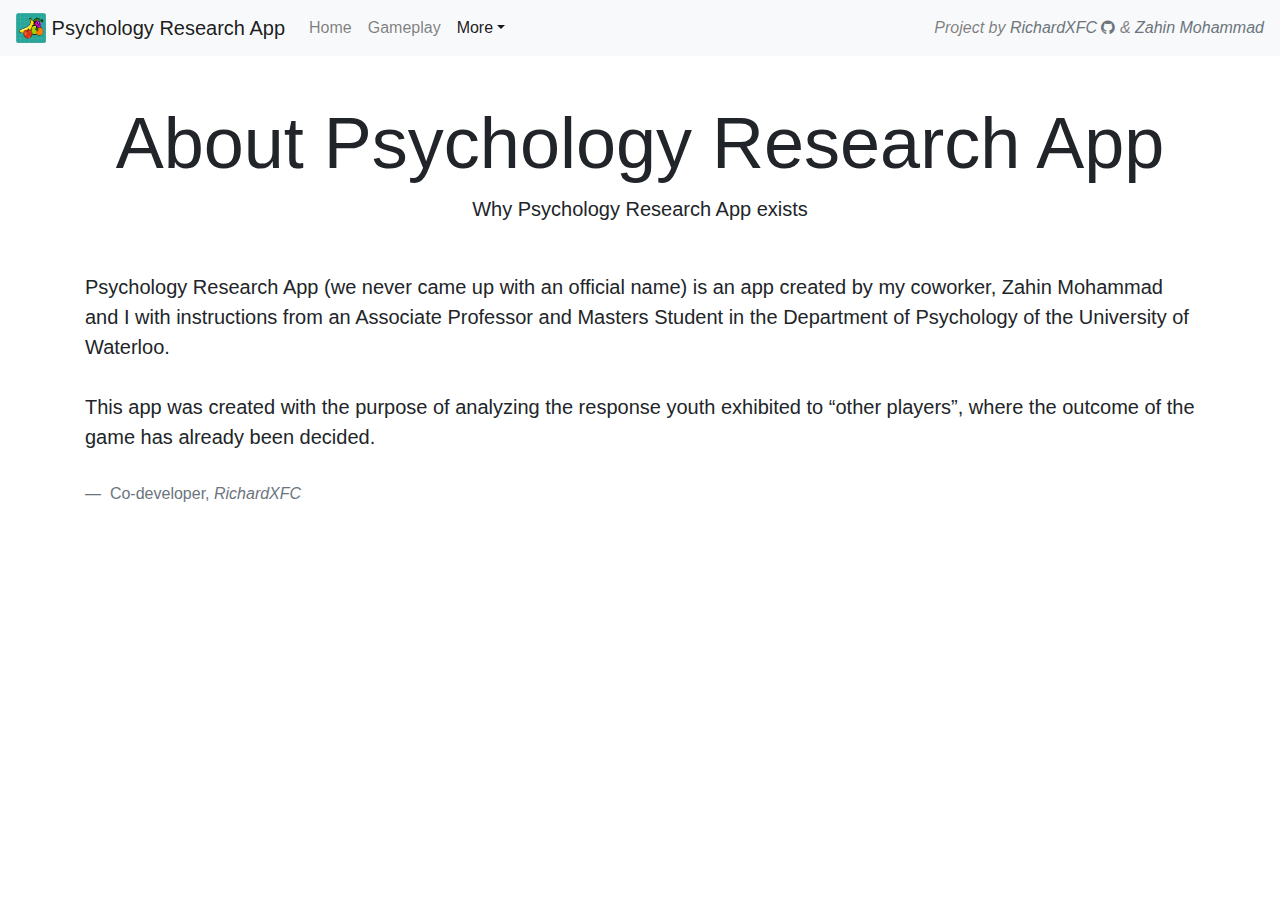
<file: about.html>
<!DOCTYPE html>
<html>
<head>
  <meta charset="utf-8">
  <meta content="width=device-width, initial-scale=1" name="viewport">
  <link href="img/icon.png" rel="icon" type="image/png">
  <title>Psychology Research App</title>
  <link href="https://maxcdn.bootstrapcdn.com/bootstrap/4.0.0-beta.2/css/bootstrap.min.css" rel="stylesheet">
  <link href="https://maxcdn.bootstrapcdn.com/font-awesome/4.7.0/css/font-awesome.min.css" rel="stylesheet">
  <link href="css/about.css" rel="stylesheet">
  <script src="https://code.jquery.com/jquery-3.2.1.slim.min.js">
  </script>
  <script src="https://cdnjs.cloudflare.com/ajax/libs/popper.js/1.12.3/umd/popper.min.js">
  </script>
  <script src="https://maxcdn.bootstrapcdn.com/bootstrap/4.0.0-beta.2/js/bootstrap.min.js">
  </script>
</head>
<body>
  <nav class="navbar navbar-expand-lg fixed-top navbar-light bg-light">
    <a class="navbar-brand" href="https://richardxfc.github.io/PsychologyResearchApp/"><img alt="" class="d-inline-block align-top" height="30" src="img/icon.png" width="30"> Psychology Research App</a> <button aria-controls="navbarSupportedContent" aria-expanded="false" aria-label="Toggle navigation" class="navbar-toggler" data-target="#navbarSupportedContent" data-toggle="collapse" type="button"><span class="navbar-toggler-icon"></span></button>
    <div class="collapse navbar-collapse" id="navbarSupportedContent">
      <ul class="navbar-nav mr-auto">
        <li class="nav-item">
          <a class="nav-link" href="index.html">Home</a>
        </li>
        <li class="nav-item">
          <a class="nav-link" href="gameplay.html">Gameplay</a>
        </li>
        <li class="nav-item dropdown active">
          <a aria-expanded="false" aria-haspopup="true" class="nav-link dropdown-toggle" data-toggle="dropdown" href="#" id="navbarDropdown" role="button">More</a>
          <div aria-labelledby="navbarDropdown" class="dropdown-menu">
            <a class="dropdown-item active" href="about.html">About Psychology Research App<span class="sr-only">(current)</span></a>
          </div>
        </li>
      </ul><span class="navbar-text"><i>Project by <a href="https://richardxfc.github.io/" style="text-decoration: none"><p class="text-secondary d-inline">RichardXFC <i aria-hidden="true" class="fa fa-github"></i></p></a> & <a href="https://www.eng.uwaterloo.ca/~z5mohamm/" style="text-decoration: none"><p class="text-secondary d-inline">Zahin Mohammad</p></i></a></span>
    </div>
  </nav>
  <div class="container">
    <h1 class="display-3 text-center">About Psychology Research App</h1>
    <p class="lead text-center">Why Psychology Research App exists</p>
    <blockquote class="blockquote mt-5">
      <p class="mb-0">Psychology Research App (we never came up with an official name) is an app created by my coworker, Zahin Mohammad and I with instructions from an Associate Professor and Masters Student in the Department of Psychology of the University of Waterloo.</p><br>
      <p class="mb-0">This app was created with the purpose of analyzing the response youth exhibited to “other players”, where the outcome of the game has already been decided.</p><br>
      <footer class="blockquote-footer">
        Co-developer, <cite title="Source Title">RichardXFC</cite>
      </footer>
    </blockquote>
  </div>
</body>
</html>
</file>
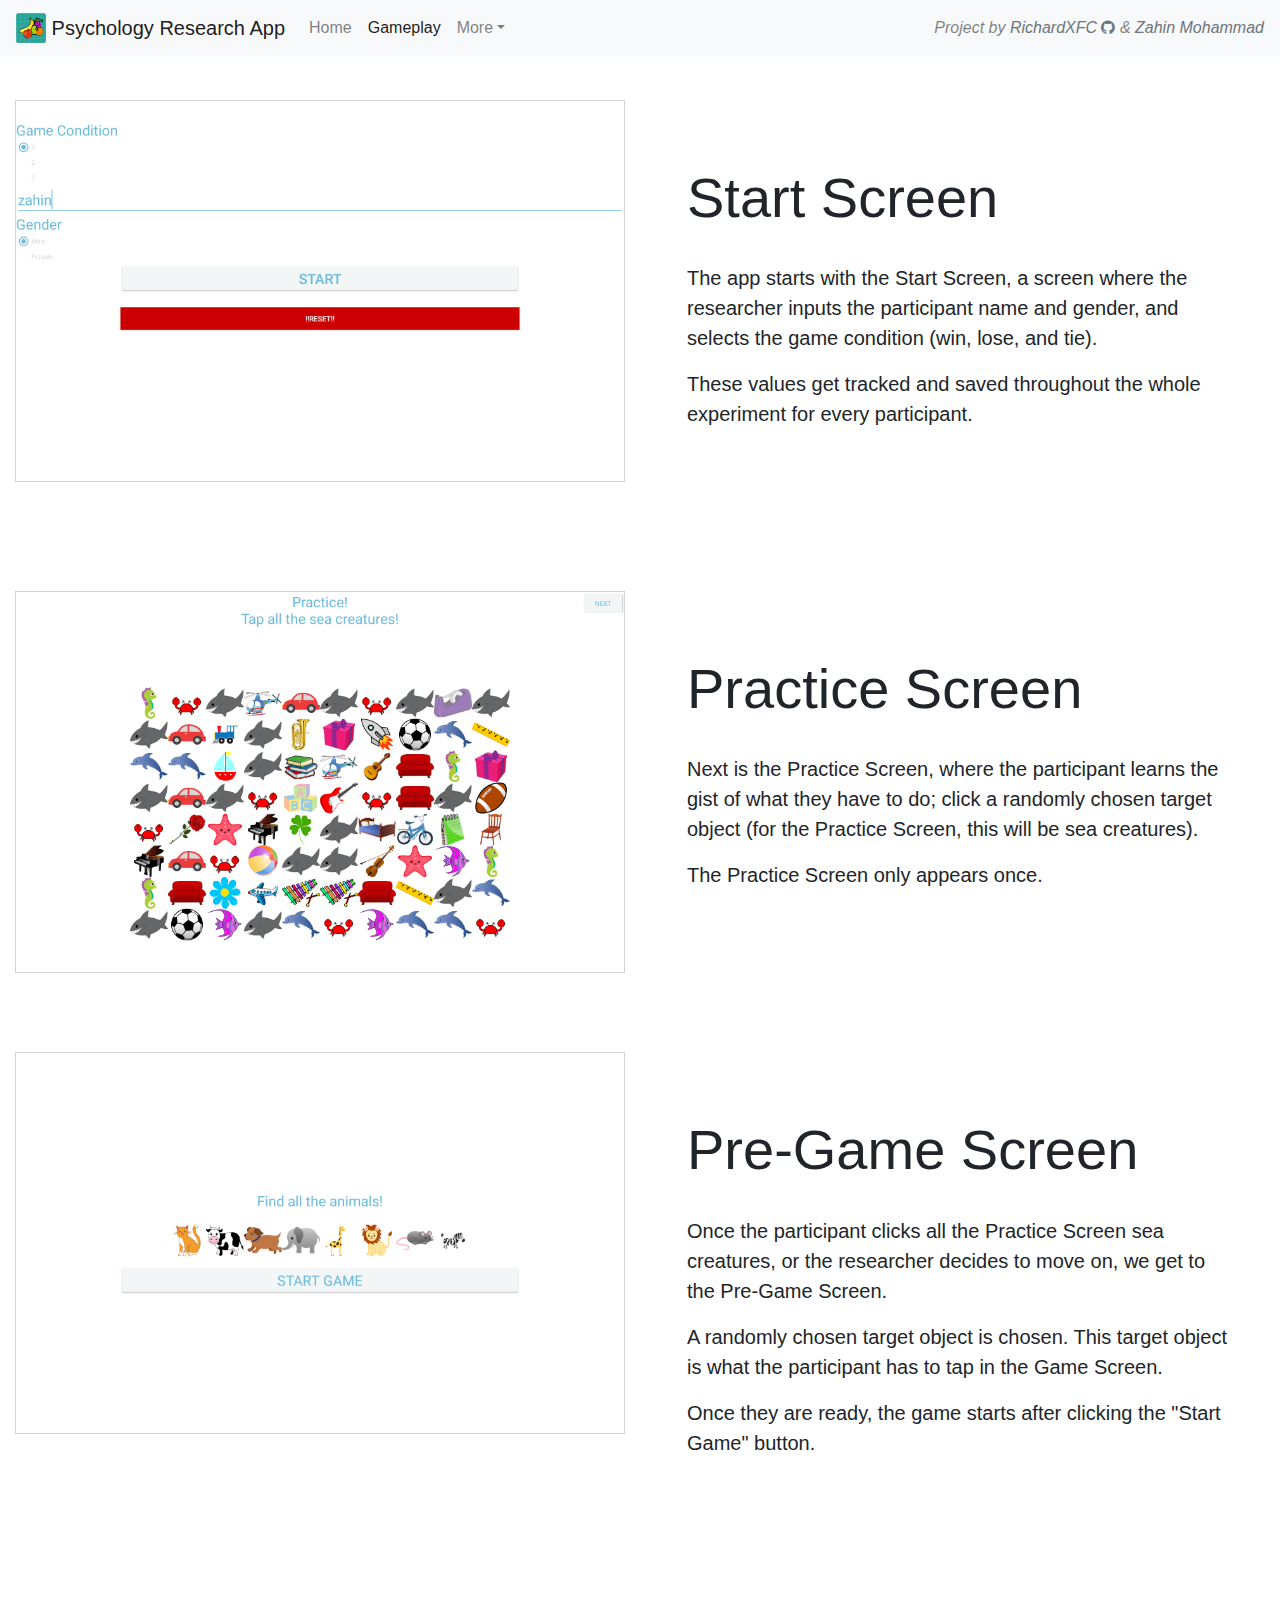
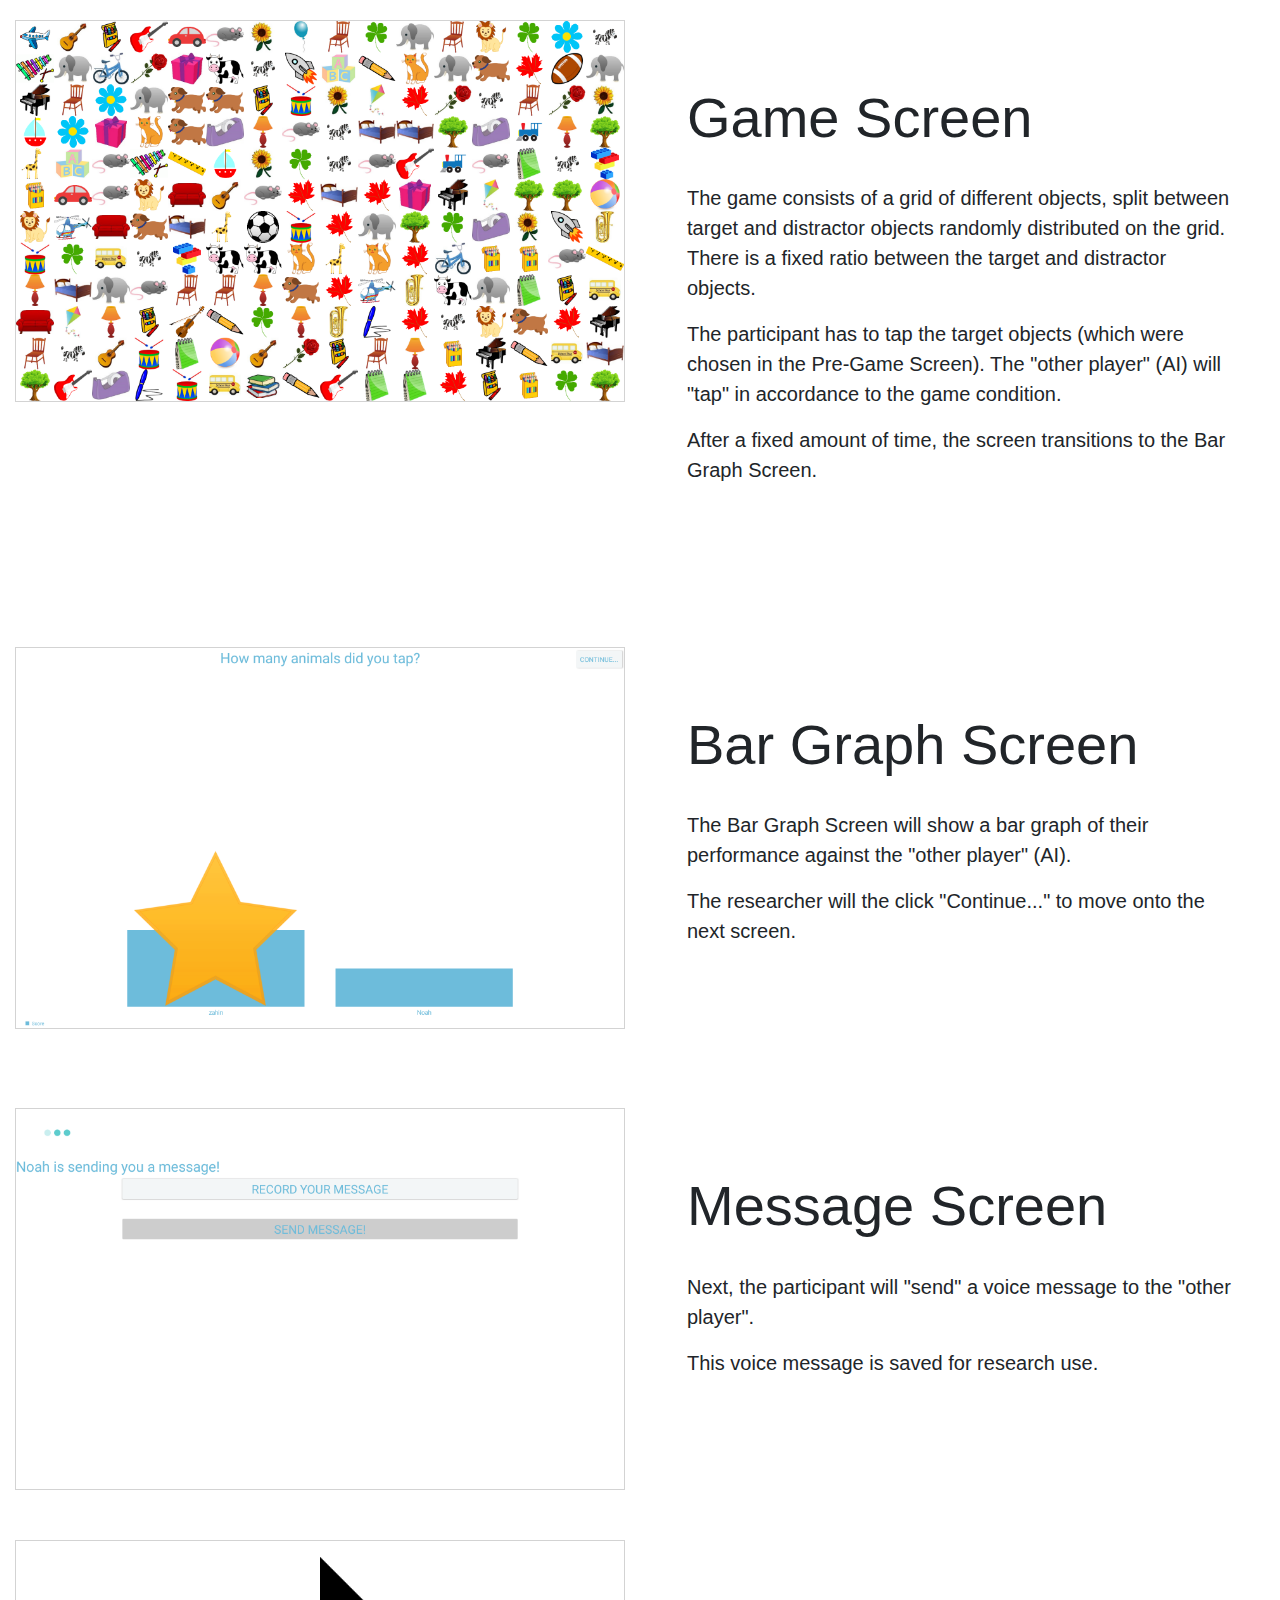
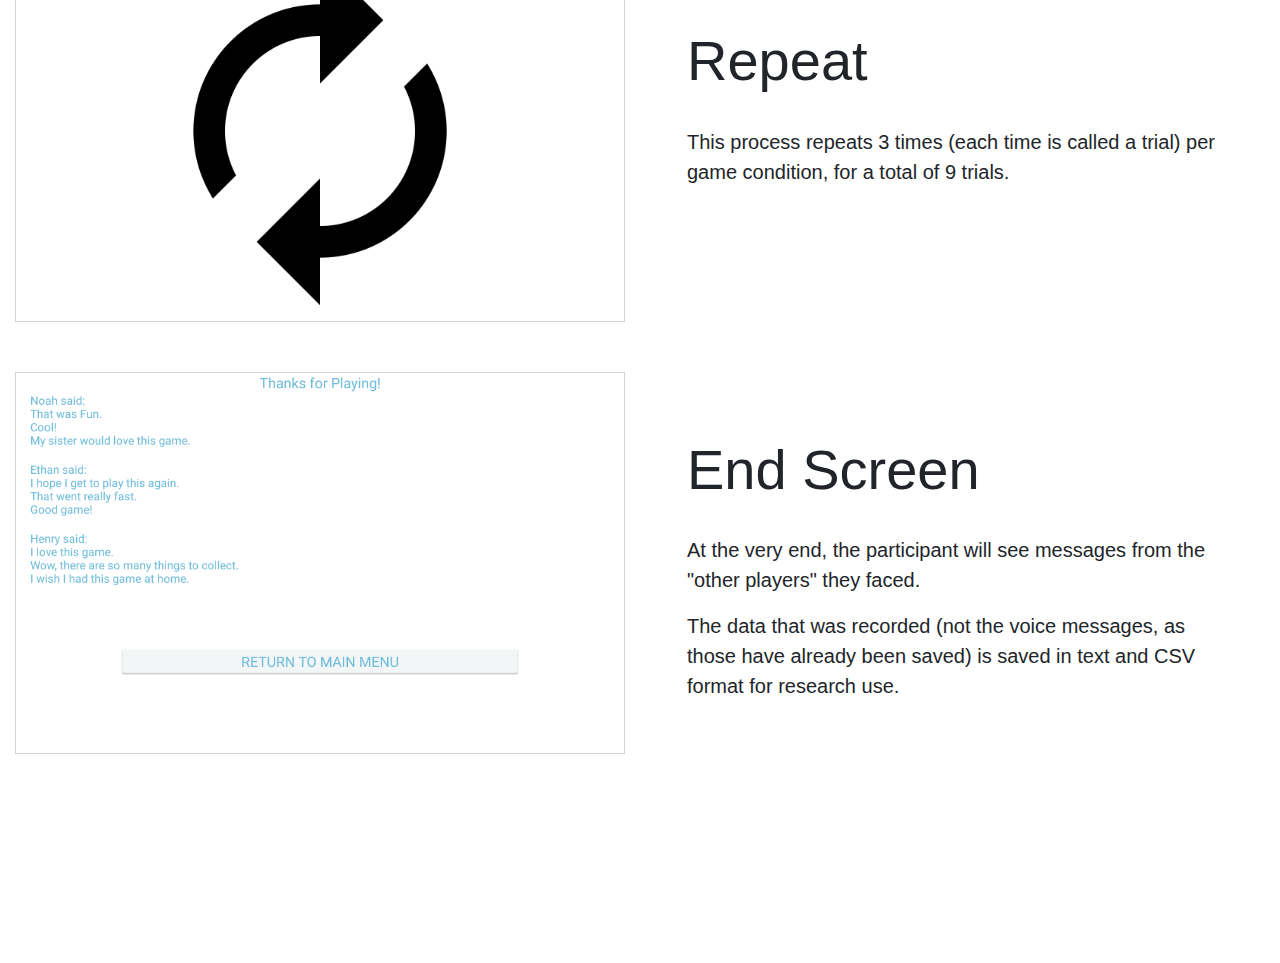
<file: gameplay.html>
<!DOCTYPE html>
<html>
<head>
  <meta charset="utf-8">
  <meta content="width=device-width, initial-scale=1" name="viewport">
  <link href="img/icon.png" rel="icon" type="image/png">
  <title>Psychology Research App</title>
  <link href="https://maxcdn.bootstrapcdn.com/bootstrap/4.0.0-beta.2/css/bootstrap.min.css" rel="stylesheet">
  <link href="https://maxcdn.bootstrapcdn.com/font-awesome/4.7.0/css/font-awesome.min.css" rel="stylesheet">
  <link href="css/gameplay.css" rel="stylesheet">
  <script src="https://code.jquery.com/jquery-3.2.1.slim.min.js">
  </script>
  <script src="https://cdnjs.cloudflare.com/ajax/libs/popper.js/1.12.3/umd/popper.min.js">
  </script>
  <script src="https://maxcdn.bootstrapcdn.com/bootstrap/4.0.0-beta.2/js/bootstrap.min.js">
  </script>
</head>
<body>
  <nav class="navbar navbar-expand-lg fixed-top navbar-light bg-light">
    <a class="navbar-brand" href="https://richardxfc.github.io/PsychologyResearchApp/"><img alt="" class="d-inline-block align-top" height="30" src="img/icon.png" width="30"> Psychology Research App</a> <button aria-controls="navbarSupportedContent" aria-expanded="false" aria-label="Toggle navigation" class="navbar-toggler" data-target="#navbarSupportedContent" data-toggle="collapse" type="button"><span class="navbar-toggler-icon"></span></button>
    <div class="collapse navbar-collapse" id="navbarSupportedContent">
      <ul class="navbar-nav mr-auto">
        <li class="nav-item">
          <a class="nav-link" href="index.html">Home</a>
        </li>
        <li class="nav-item active">
          <a class="nav-link" href="gameplay.html">Gameplay<span class="sr-only">(current)</span></a>
        </li>
        <li class="nav-item dropdown">
          <a aria-expanded="false" aria-haspopup="true" class="nav-link dropdown-toggle" data-toggle="dropdown" href="#" id="navbarDropdown" role="button">More</a>
          <div aria-labelledby="navbarDropdown" class="dropdown-menu">
            <a class="dropdown-item" href="about.html">About Psychology Research App</a>
          </div>
        </li>
      </ul><span class="navbar-text"><i>Project by <a href="https://richardxfc.github.io/" style="text-decoration: none"><p class="text-secondary d-inline">RichardXFC <i aria-hidden="true" class="fa fa-github"></i></p></a> & <a href="https://www.eng.uwaterloo.ca/~z5mohamm/" style="text-decoration: none"><p class="text-secondary d-inline">Zahin Mohammad</p></i></a></span>
    </div>
  </nav>
  <div class="container-fluid gameplay">
    <div class="row">
      <div class="col-lg-6"><img alt="..." class="float-left" src="img/gameplay/app1.png"></div>
      <div class="col-lg-6 align-self-center">
        <div class="jumbotron">
          <div class="content">
            <h1 class="display-4">Start Screen</h1><br>
            <p class="lead">The app starts with the Start Screen, a screen where the researcher inputs the participant name and gender, and selects the game condition (win, lose, and tie).</p>
			<p class="lead">These values get tracked and saved throughout the whole experiment for every participant.</p>
          </div>
        </div>
      </div>
    </div>
    <div class="row">
      <div class="col-lg-6"><img alt="..." class="float-left" src="img/gameplay/app2.png"></div>
      <div class="col-lg-6 align-self-center">
        <div class="jumbotron">
          <div class="content">
            <h1 class="display-4">Practice Screen</h1><br>
            <p class="lead">Next is the Practice Screen, where the participant learns the gist of what they have to do; click a randomly chosen target object (for the Practice Screen, this will be sea creatures).</p>
            <p class="lead">The Practice Screen only appears once.</p>
			</div>
        </div>
      </div>
    </div>
    <div class="row">
      <div class="col-lg-6"><img alt="..." class="float-left" src="img/gameplay/app3.png"></div>
      <div class="col-lg-6 align-self-center">
        <div class="jumbotron">
          <div class="content">
            <h1 class="display-4">Pre-Game Screen</h1><br>
            <p class="lead">Once the participant clicks all the Practice Screen sea creatures, or the researcher decides to move on, we get to the Pre-Game Screen.</p>
			<p class="lead">A randomly chosen target object is chosen. This target object is what the participant has to tap in the Game Screen.</p>
			<p class="lead">Once they are ready, the game starts after clicking the "Start Game" button.</p>
          </div>
        </div>
      </div>
    </div>
    <div class="row">
      <div class="col-lg-6"><img alt="..." class="float-left" src="img/gameplay/app4.png"></div>
      <div class="col-lg-6 align-self-center">
        <div class="jumbotron">
          <div class="content">
            <h1 class="display-4">Game Screen</h1><br>
            <p class="lead">The game consists of a grid of different objects, split between target and distractor objects randomly distributed on the grid. There is a fixed ratio between the target and distractor objects.</p>
            <p class="lead">The participant has to tap the target objects (which were chosen in the Pre-Game Screen). The "other player" (AI) will "tap" in accordance to the game condition.</p>
            <p class="lead">After a fixed amount of time, the screen transitions to the Bar Graph Screen.</p>
			</div>
        </div>
      </div>
    </div>
	<div class="row">
      <div class="col-lg-6"><img alt="..." class="float-left" src="img/gameplay/app5.png"></div>
      <div class="col-lg-6 align-self-center">
        <div class="jumbotron">
          <div class="content">
            <h1 class="display-4">Bar Graph Screen</h1><br>
            <p class="lead">The Bar Graph Screen will show a bar graph of their performance against the "other player" (AI).</p>
			<p class="lead">The researcher will the click "Continue..." to move onto the next screen.</p>
          </div>
        </div>
      </div>
    </div>
    <div class="row">
      <div class="col-lg-6"><img alt="..." class="float-left" src="img/gameplay/app6.png"></div>
      <div class="col-lg-6 align-self-center">
        <div class="jumbotron">
          <div class="content">
            <h1 class="display-4">Message Screen</h1><br>
            <p class="lead">Next, the participant will "send" a voice message to the "other player".</p>
			<p class="lead">This voice message is saved for research use.</p>
          </div>
        </div>
      </div>
    </div>
	<div class="row">
      <div class="col-lg-6"><img alt="..." class="float-left" src="img/gameplay/repeat.png"></div>
      <div class="col-lg-6 align-self-center">
        <div class="jumbotron">
          <div class="content">
            <h1 class="display-4">Repeat</h1><br>
            <p class="lead">This process repeats 3 times (each time is called a trial) per game condition, for a total of 9 trials.</p>
          </div>
        </div>
      </div>
    </div>
    <div class="row">
      <div class="col-lg-6"><img alt="..." class="float-left" src="img/gameplay/app7.png"></div>
      <div class="col-lg-6 align-self-center">
        <div class="jumbotron">
          <div class="content">
            <h1 class="display-4">End Screen</h1><br>
            <p class="lead">At the very end, the participant will see messages from the "other players" they faced.</p>
			<p class="lead">The data that was recorded (not the voice messages, as those have already been saved) is saved in text and CSV format for research use.</p>
          </div>
        </div>
      </div>
    </div>
</body>
</html>
</file>
<file: css/about.css>
body {
	padding-top: 100px;
	padding-bottom: 100px;
}
</file>
<file: css/gameplay.css>
body {
	padding-top: 100px;
	padding-bottom: 100px;
}

.gameplay img {
  max-height: 100%;
  max-width: 100%;
  border: 1px solid;
  border-color: lightgray;
}

.gameplay .row {
  padding-bottom: 50px;
}

.gameplay .jumbotron {
  background-color: transparent !important;
}
</file>
